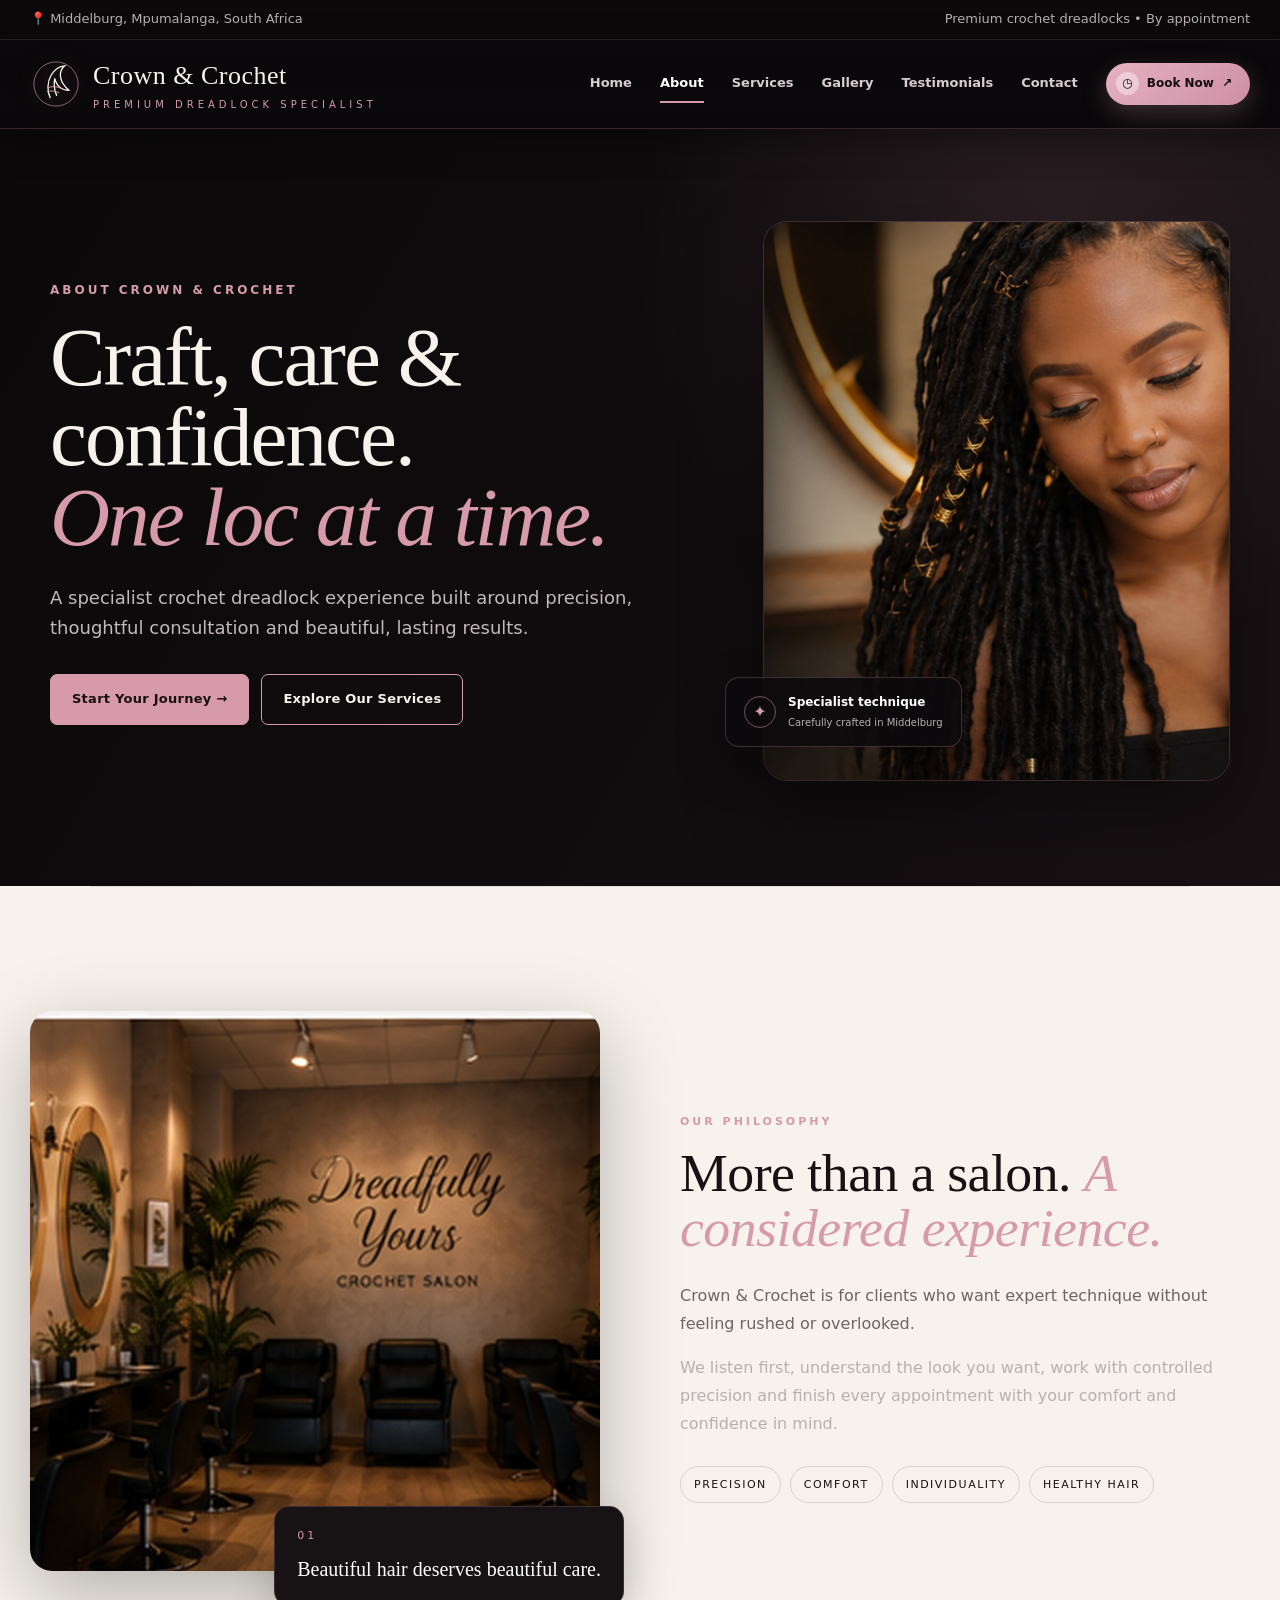
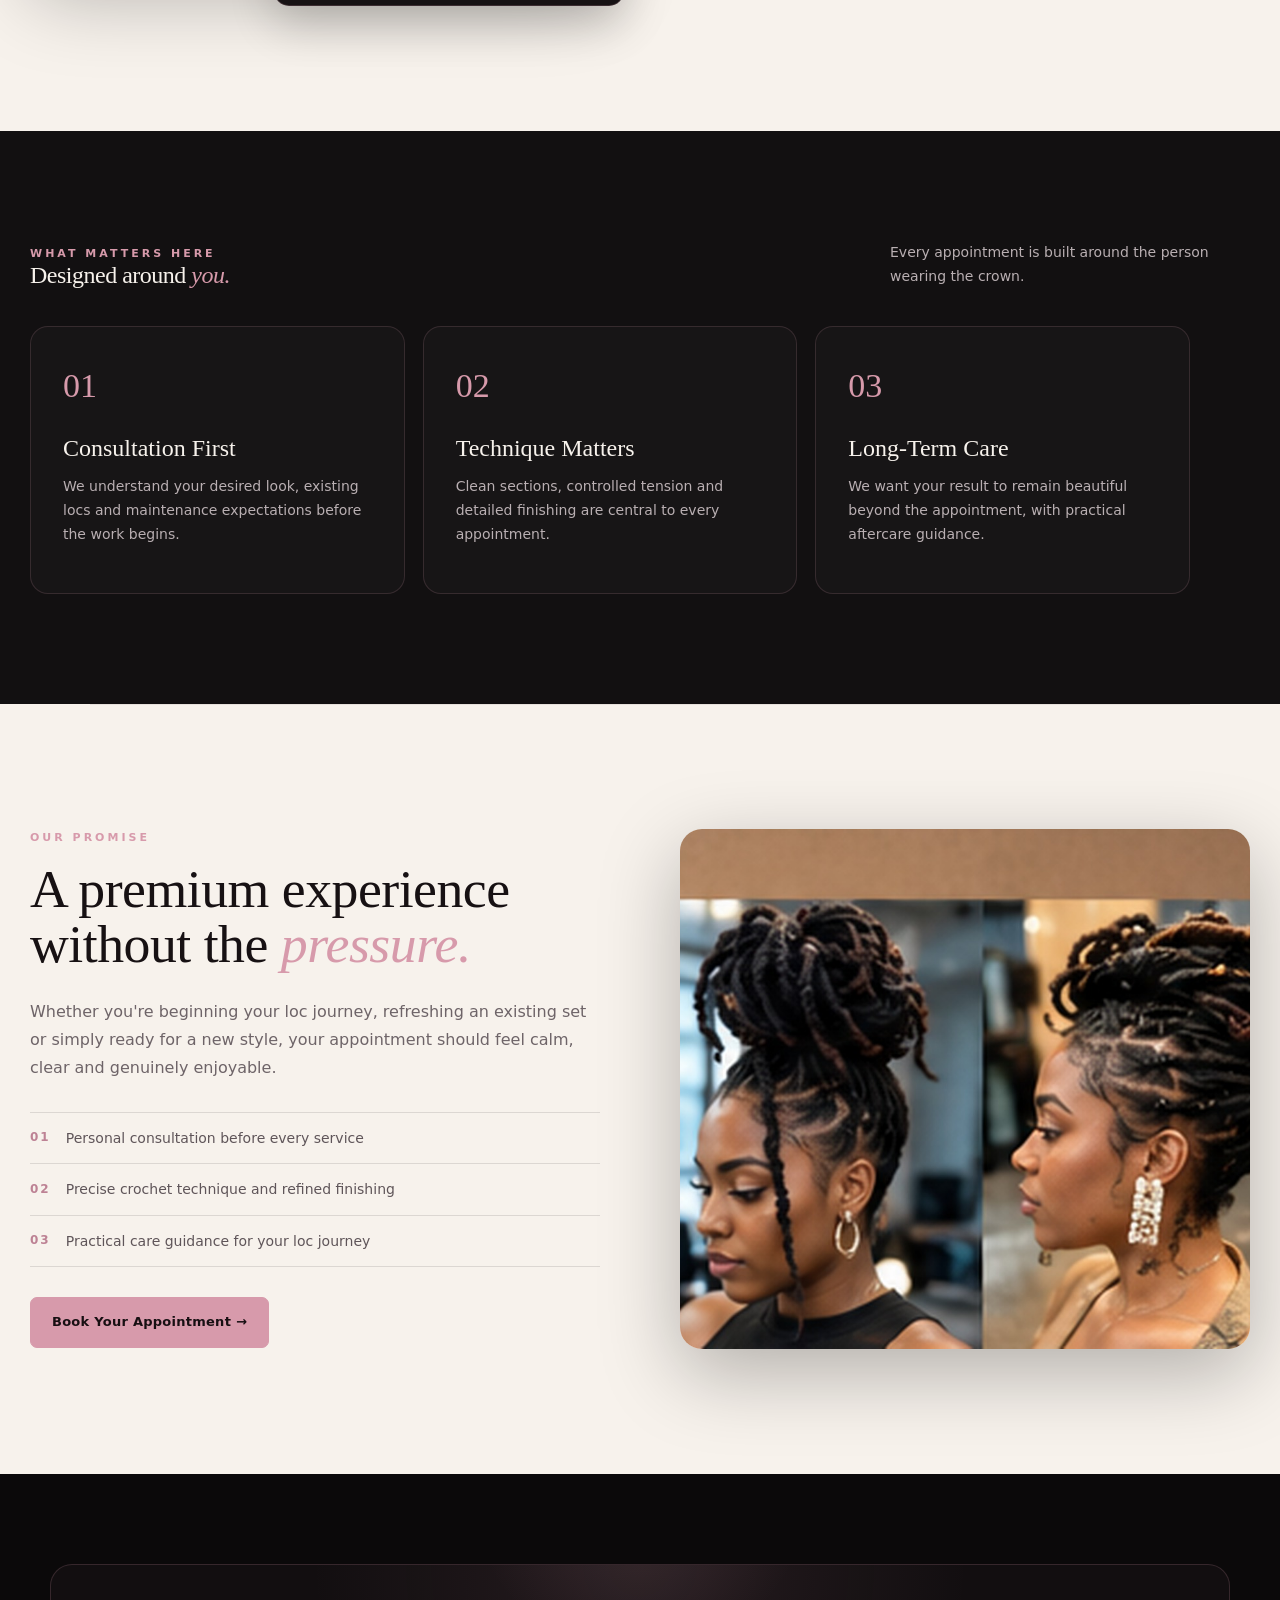
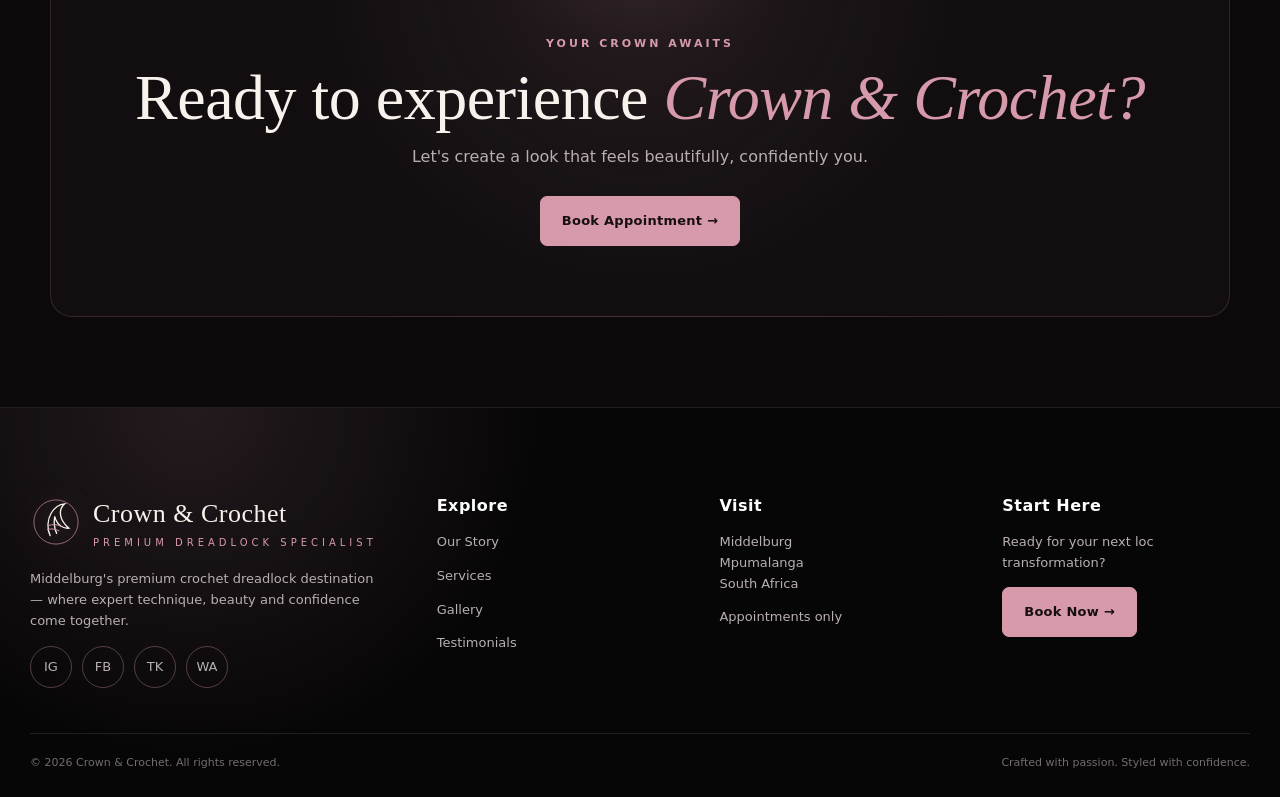
<file: about.html>
<!doctype html>
<html lang="en-ZA">
<head>
<meta charset="utf-8">
<meta name="viewport" content="width=device-width, initial-scale=1">
<title>About Crown &amp; Crochet | Premium Crochet Dreadlocks in Middelburg</title>
<meta name="description" content="Discover the philosophy, craft and client-first approach behind Crown & Crochet, a premium crochet dreadlock specialist in Middelburg, Mpumalanga.">
<meta name="theme-color" content="#0b090a">
<link rel="canonical" href="https://fadl462.github.io/Crown-Crochet/about.html">
<meta property="og:title" content="About Crown & Crochet | Premium Crochet Dreadlocks">
<meta property="og:description" content="Craft, care and confidence — one loc at a time. Discover the Crown & Crochet experience in Middelburg.">
<meta property="og:type" content="website">
<meta property="og:locale" content="en_ZA">
<link rel="stylesheet" href="assets/styles.css">
<script type="application/ld+json">
{
  "@context":"https://schema.org",
  "@type":"HairSalon",
  "name":"Crown & Crochet",
  "description":"Premium crochet dreadlock services in Middelburg, Mpumalanga, South Africa.",
  "address":{"@type":"PostalAddress","addressLocality":"Middelburg","addressRegion":"Mpumalanga","addressCountry":"ZA"},
  "areaServed":"Middelburg, Mpumalanga, South Africa",
  "priceRange":"$$",
  "url":"https://fadl462.github.io/Crown-Crochet/about.html"
}
</script>
</head>

<body>
<div class="topbar">
  <div class="container inner">
    <div>📍 Middelburg, Mpumalanga, South Africa</div>
    <div>Premium crochet dreadlocks • By appointment</div>
  </div>
</div>

<nav class="nav">
  <div class="container inner">
    <a class="brand" href="index.html">
      <img src="assets/logo-mark.svg" alt="">
      <div><b>Crown &amp; Crochet</b><span>Premium Dreadlock Specialist</span></div>
    </a>
    <button class="menu" aria-label="Open menu">☰</button>
    <div class="links">
      <a href="index.html">Home</a>
      <a class="active" href="about.html">About</a>
      <a href="services.html">Services</a>
      <a href="gallery.html">Gallery</a>
      <a href="testimonials.html">Testimonials</a>
      <a href="contact.html">Contact</a>
      <a class="nav-booking" href="book.html"><span class="booking-icon">◷</span><span>Book Now</span><span>↗</span></a>
    </div>
  </div>
</nav>

<main>
<section class="about-intro">
  <div class="container about-intro-grid">
    <div class="about-intro-copy">
      <div class="eyebrow">About Crown &amp; Crochet</div>
      <h1>Craft, care &amp; confidence.<br><span class="accent">One loc at a time.</span></h1>
      <p class="lead">A specialist crochet dreadlock experience built around precision, thoughtful consultation and beautiful, lasting results.</p>
      <div class="about-intro-actions">
        <a class="btn primary" href="book.html">Start Your Journey →</a>
        <a class="btn ghost" href="services.html">Explore Our Services</a>
      </div>
    </div>
    <div class="about-intro-art">
      <div class="about-main-image">
        <img src="assets/portrait-gold-locs.jpg" alt="Woman with beautifully styled crochet dreadlocks">
      </div>
      <div class="about-float">
        <span>✦</span>
        <div><strong>Specialist technique</strong><small>Carefully crafted in Middelburg</small></div>
      </div>
    </div>
  </div>
</section>

<section class="section light about-philosophy-v2">
  <div class="container about-split">
    <div class="about-image-stack">
      <div class="image-card"><img src="assets/editorial-locs.jpg" alt="Editorial crochet loc styling"></div>
      <div class="image-caption"><span>01</span><strong>Beautiful hair deserves beautiful care.</strong></div>
    </div>
    <div class="about-copy">
      <div class="kicker">Our Philosophy</div>
      <h2>More than a salon. <span class="accent">A considered experience.</span></h2>
      <p class="lead">Crown &amp; Crochet is for clients who want expert technique without feeling rushed or overlooked.</p>
      <p>We listen first, understand the look you want, work with controlled precision and finish every appointment with your comfort and confidence in mind.</p>
      <div class="value-row">
        <span>Precision</span><span>Comfort</span><span>Individuality</span><span>Healthy Hair</span>
      </div>
    </div>
  </div>
</section>

<section class="section dark2">
  <div class="container">
    <div class="section-heading-row about-heading">
      <div>
        <div class="kicker">What Matters Here</div>
        <h2>Designed around <span class="accent">you.</span></h2>
      </div>
      <p class="section-heading-note">Every appointment is built around the person wearing the crown.</p>
    </div>
    <div class="principles-grid-v2">
      <article class="principle-v2"><span>01</span><h3>Consultation First</h3><p>We understand your desired look, existing locs and maintenance expectations before the work begins.</p></article>
      <article class="principle-v2"><span>02</span><h3>Technique Matters</h3><p>Clean sections, controlled tension and detailed finishing are central to every appointment.</p></article>
      <article class="principle-v2"><span>03</span><h3>Long-Term Care</h3><p>We want your result to remain beautiful beyond the appointment, with practical aftercare guidance.</p></article>
    </div>
  </div>
</section>

<section class="section light about-promise-v2">
  <div class="container about-split promise-v2">
    <div class="about-copy">
      <div class="kicker">Our Promise</div>
      <h2>A premium experience without the <span class="accent">pressure.</span></h2>
      <p class="lead">Whether you're beginning your loc journey, refreshing an existing set or simply ready for a new style, your appointment should feel calm, clear and genuinely enjoyable.</p>
      <div class="promise-points">
        <div><b>01</b><span>Personal consultation before every service</span></div>
        <div><b>02</b><span>Precise crochet technique and refined finishing</span></div>
        <div><b>03</b><span>Practical care guidance for your loc journey</span></div>
      </div>
      <a class="btn primary" href="book.html">Book Your Appointment →</a>
    </div>
    <div class="image-card promise-image-v2"><img src="assets/gallery-editorial.jpg" alt="Elegant loc styling at Crown & Crochet"></div>
  </div>
</section>

<section class="section about-cta">
  <div class="container">
    <div class="about-cta-card">
      <div class="kicker">Your Crown Awaits</div>
      <h2>Ready to experience <span class="accent">Crown &amp; Crochet?</span></h2>
      <p>Let's create a look that feels beautifully, confidently you.</p>
      <a class="btn primary" href="book.html">Book Appointment →</a>
    </div>
  </div>
</section>
</main>

<footer class="footer">
  <div class="container">
    <div class="footer-grid">
      <div>
        <div class="brand"><img src="assets/logo-mark.svg" alt=""><div><b>Crown &amp; Crochet</b><span>Premium Dreadlock Specialist</span></div></div>
        <p style="margin-top:18px;max-width:350px">Middelburg's premium crochet dreadlock destination — where expert technique, beauty and confidence come together.</p>
        <div class="social"><a href="#" aria-label="Instagram">IG</a><a href="#" aria-label="Facebook">FB</a><a href="#" aria-label="TikTok">TK</a><a href="#" aria-label="WhatsApp">WA</a></div>
      </div>
      <div><h4>Explore</h4><p><a href="about.html">Our Story</a></p><p><a href="services.html">Services</a></p><p><a href="gallery.html">Gallery</a></p><p><a href="testimonials.html">Testimonials</a></p></div>
      <div><h4>Visit</h4><p>Middelburg<br>Mpumalanga<br>South Africa</p><p>Appointments only</p></div>
      <div><h4>Start Here</h4><p>Ready for your next loc transformation?</p><p><a class="btn primary" href="book.html">Book Now →</a></p></div>
    </div>
    <div class="copyright"><span>© <span data-year></span> Crown &amp; Crochet. All rights reserved.</span><span>Crafted with passion. Styled with confidence.</span></div>
  </div>
</footer>

<script src="assets/script.js"></script>
</body>
</html>
</file>
<file: assets/styles.css>
:root{
  --bg:#0b090a; --bg2:#121011; --panel:#171315; --cream:#f7f2ec; --muted:#b9afb2;
  --rose:#d79aab; --rose2:#b96f86; --gold:#d7aa5a; --line:rgba(255,255,255,.10);
  --shadow:0 24px 80px rgba(0,0,0,.28); --radius:24px; --max:1220px;
}
*{box-sizing:border-box} html{scroll-behavior:smooth}
body{margin:0;background:var(--bg);color:var(--cream);font-family:Inter,system-ui,-apple-system,Segoe UI,sans-serif;line-height:1.6}
body.light{--bg:#f6f1ed;--bg2:#fffaf7;--panel:#fff;--cream:#1b1518;--muted:#6f6368;--line:rgba(27,21,24,.12)}
a{color:inherit;text-decoration:none}.container{width:min(calc(100% - 40px),var(--max));margin:auto}
.topbar{border-bottom:1px solid var(--line);font-size:13px;color:var(--muted)}
.topbar .inner{display:flex;justify-content:space-between;gap:20px;padding:9px 0}
.nav{position:sticky;top:0;z-index:50;background:rgba(11,9,10,.82);backdrop-filter:blur(18px);border-bottom:1px solid var(--line)}
.nav .inner{height:76px;display:flex;align-items:center;justify-content:space-between;gap:25px}
.brand{display:flex;align-items:center;gap:11px;min-width:220px}.brand img{width:42px;height:42px}.brand b{font-family:Georgia,serif;font-size:22px;font-weight:500}.brand span{display:block;color:var(--rose);font-size:9px;letter-spacing:3px;text-transform:uppercase}
.links{display:flex;align-items:center;gap:28px;font-size:13px;color:#d6cdd0}.links a{padding:27px 0;position:relative}.links a.active,.links a:hover{color:#fff}.links a.active:after{content:"";position:absolute;left:0;right:0;bottom:18px;height:2px;background:var(--rose)}
.btn{display:inline-flex;align-items:center;justify-content:center;gap:10px;padding:14px 21px;border:1px solid var(--rose);border-radius:7px;font-size:13px;font-weight:750;letter-spacing:.02em;transition:.25s}.btn.primary{background:var(--rose);color:#170f12}.btn.primary:hover{transform:translateY(-2px);box-shadow:0 12px 30px rgba(215,154,171,.25)}.btn.ghost:hover{background:rgba(215,154,171,.08)}
.menu{display:none;background:none;border:0;color:var(--cream);font-size:24px}
.hero{min-height:690px;display:grid;grid-template-columns:1.02fr .98fr;position:relative;overflow:hidden;background:radial-gradient(circle at 75% 20%,rgba(215,154,171,.12),transparent 30%),linear-gradient(90deg,#090809 15%,rgba(9,8,9,.72) 48%,rgba(9,8,9,.2)),url('../assets/hero-locs.jpg') center right/cover no-repeat}
.hero:after{content:"";position:absolute;inset:0;background:linear-gradient(90deg,#090809 0%,rgba(9,8,9,.88) 38%,rgba(9,8,9,.15) 70%,rgba(9,8,9,.35));pointer-events:none}
.hero .content{position:relative;z-index:2;padding:120px 0 80px}.eyebrow{font-size:12px;letter-spacing:3px;text-transform:uppercase;color:var(--rose);font-weight:800}
h1,h2,h3{font-family:Georgia,"Times New Roman",serif;font-weight:400;line-height:1.06;margin:0 0 20px}h1{font-size:clamp(58px,7vw,96px);max-width:740px}.accent{color:var(--rose);font-style:italic}.hero p{max-width:610px;color:#cfc4c7;font-size:18px}.actions{display:flex;gap:13px;flex-wrap:wrap;margin-top:32px}
.trust{position:relative;z-index:3;margin-top:-82px}.trust-grid{display:grid;grid-template-columns:repeat(4,1fr);background:rgba(22,18,20,.94);border:1px solid var(--line);box-shadow:var(--shadow);border-radius:16px;overflow:hidden}.trust-card{padding:28px 24px;border-right:1px solid var(--line);display:flex;gap:15px}.trust-card:last-child{border-right:0}.icon{width:42px;height:42px;border:1px solid var(--rose);border-radius:50%;display:grid;place-items:center;color:var(--rose);flex:0 0 auto}.trust-card strong{display:block;font-size:13px;letter-spacing:.5px}.trust-card span{font-size:12px;color:var(--muted)}
.section{padding:110px 0}.section.light{background:var(--cream);color:#171113}.section.dark2{background:var(--bg2)}.split{display:grid;grid-template-columns:1fr 1fr;gap:70px;align-items:center}.kicker{font-size:11px;letter-spacing:3px;text-transform:uppercase;color:var(--rose);font-weight:800}.lead{font-size:18px;color:var(--muted);max-width:640px}.section.light .lead{color:#6e6468}
.image-card{border-radius:22px;overflow:hidden;box-shadow:var(--shadow);position:relative}.image-card img{width:100%;display:block;height:100%;object-fit:cover}.image-card.tall{height:580px}.image-card.medium{height:460px}.caption{position:absolute;left:18px;bottom:18px;padding:10px 14px;background:rgba(10,8,9,.78);border:1px solid rgba(255,255,255,.13);border-radius:8px;font-size:12px}
.cards{display:grid;grid-template-columns:repeat(3,1fr);gap:18px}.card{background:var(--panel);border:1px solid var(--line);padding:28px;border-radius:18px;transition:.25s}.card:hover{transform:translateY(-6px);border-color:rgba(215,154,171,.45);box-shadow:var(--shadow)}.card .num{font-family:Georgia,serif;color:var(--rose);font-size:36px}.card h3{font-size:25px;margin-top:12px}.card p{color:var(--muted);font-size:14px}
.price{font-size:28px;font-family:Georgia,serif;color:var(--rose)}.price small{font-family:Inter,sans-serif;font-size:12px;color:var(--muted)}
.gallery-grid{display:grid;grid-template-columns:1.2fr .8fr .8fr;grid-auto-rows:250px;gap:14px}.gallery-grid figure{margin:0;border-radius:18px;overflow:hidden;position:relative;cursor:pointer}.gallery-grid figure:first-child{grid-row:span 2}.gallery-grid img{width:100%;height:100%;object-fit:cover;transition:.5s}.gallery-grid figure:hover img{transform:scale(1.05)}.gallery-grid figcaption{position:absolute;left:0;right:0;bottom:0;padding:18px;background:linear-gradient(transparent,rgba(0,0,0,.85));font-size:13px}
.testimonial{padding:30px;background:var(--panel);border:1px solid var(--line);border-radius:18px}.stars{color:var(--gold);letter-spacing:2px}.quote{font-family:Georgia,serif;font-size:24px;line-height:1.35;margin:18px 0}.person{color:var(--muted);font-size:13px}
.form{display:grid;gap:15px}.grid2{display:grid;grid-template-columns:1fr 1fr;gap:15px}label{font-size:12px;color:var(--muted)}input,select,textarea{width:100%;margin-top:7px;background:rgba(255,255,255,.04);border:1px solid var(--line);color:var(--cream);border-radius:9px;padding:14px;font:inherit;outline:none}input:focus,select:focus,textarea:focus{border-color:var(--rose);box-shadow:0 0 0 3px rgba(215,154,171,.1)}textarea{min-height:150px;resize:vertical}.notice{padding:15px;border:1px solid rgba(215,154,171,.4);background:rgba(215,154,171,.07);border-radius:10px;color:#eadde0;font-size:13px}
.footer{padding:60px 0 25px;background:#070607;border-top:1px solid var(--line)}.footer-grid{display:grid;grid-template-columns:1.5fr 1fr 1fr 1fr;gap:35px}.footer h4{margin:0 0 12px}.footer p,.footer a{font-size:13px;color:var(--muted)}.footer a:hover{color:#fff}.social{display:flex;gap:10px;margin-top:15px}.social a{width:34px;height:34px;border:1px solid var(--line);border-radius:50%;display:grid;place-items:center}.copyright{margin-top:45px;padding-top:20px;border-top:1px solid var(--line);font-size:12px;color:#756c70;display:flex;justify-content:space-between}
.page-hero{padding:110px 0 85px;background:radial-gradient(circle at 80% 10%,rgba(215,154,171,.15),transparent 35%),var(--bg2);border-bottom:1px solid var(--line)}.page-hero h1{font-size:clamp(48px,6vw,78px);max-width:900px}
.pill{display:inline-flex;padding:6px 10px;border:1px solid var(--line);border-radius:999px;color:var(--muted);font-size:11px;margin:3px}
.before-after{display:grid;grid-template-columns:1fr 1fr;gap:0;border-radius:18px;overflow:hidden}.before-after>div{position:relative;height:420px}.before-after img{width:100%;height:100%;object-fit:cover}.before-after span{position:absolute;left:16px;bottom:16px;padding:8px 11px;background:rgba(0,0,0,.72);border-radius:7px;font-size:11px;letter-spacing:1px;text-transform:uppercase}
.modal{position:fixed;inset:0;background:rgba(0,0,0,.88);display:none;align-items:center;justify-content:center;padding:30px;z-index:100}.modal.open{display:flex}.modal img{max-width:95vw;max-height:88vh;border-radius:14px}.modal button{position:absolute;top:25px;right:25px;border:1px solid var(--line);background:#111;color:#fff;border-radius:50%;width:42px;height:42px}
.toast{position:fixed;right:20px;bottom:20px;background:#fff;color:#171113;padding:16px 18px;border-radius:10px;box-shadow:var(--shadow);display:none;z-index:120;font-size:13px}.toast.show{display:block}
@media(max-width:980px){.links{display:none}.menu{display:block}.nav .inner{height:68px}.mobile-open .links{display:flex;position:absolute;left:20px;right:20px;top:68px;background:#110e10;border:1px solid var(--line);padding:15px;border-radius:14px;flex-direction:column;gap:0}.mobile-open .links a{padding:12px}.mobile-open .links a.active:after{display:none}.hero{grid-template-columns:1fr;min-height:700px}.hero:after{background:linear-gradient(90deg,#090809 0%,rgba(9,8,9,.83) 55%,rgba(9,8,9,.45) 100%)}.hero .content{padding:95px 0}.trust-grid{grid-template-columns:1fr 1fr}.trust-card:nth-child(2){border-right:0}.trust-card:nth-child(-n+2){border-bottom:1px solid var(--line)}.split{grid-template-columns:1fr;gap:40px}.cards{grid-template-columns:1fr 1fr}.footer-grid{grid-template-columns:1fr 1fr}}
@media(max-width:620px){.container{width:min(calc(100% - 28px),var(--max))}.topbar .inner{font-size:11px}.topbar .inner div:last-child{display:none}.brand b{font-size:18px}.hero{min-height:720px}.hero .content{padding:80px 0 120px}h1{font-size:54px}.hero p{font-size:16px}.trust{margin-top:-55px}.trust-grid{grid-template-columns:1fr}.trust-card{border-right:0!important;border-bottom:1px solid var(--line)!important}.trust-card:last-child{border-bottom:0!important}.section{padding:75px 0}.cards,.grid2{grid-template-columns:1fr}.gallery-grid{grid-template-columns:1fr 1fr;grid-auto-rows:190px}.gallery-grid figure:first-child{grid-row:span 1;grid-column:span 2}.image-card.tall{height:430px}.before-after{grid-template-columns:1fr}.before-after>div{height:300px}.footer-grid{grid-template-columns:1fr}.copyright{flex-direction:column;gap:8px}}

.whatsapp-float{position:fixed;right:22px;bottom:22px;z-index:80;background:#25d366;color:#fff;padding:14px 18px;border-radius:999px;font-size:13px;font-weight:800;box-shadow:0 15px 35px rgba(0,0,0,.3)}
.whatsapp-float:hover{transform:translateY(-3px)}

/* Premium Crown & Crochet header/footer refinement */
.nav{
background:linear-gradient(180deg,rgba(10,8,10,.98),rgba(10,8,10,.82));
border-bottom:1px solid rgba(215,154,171,.22);
box-shadow:0 12px 35px rgba(0,0,0,.35);
}
.nav .inner{height:88px}
.brand img{width:52px;height:52px;filter:drop-shadow(0 0 12px rgba(215,154,171,.3))}
.brand b{font-size:26px;letter-spacing:.5px}
.brand span{letter-spacing:4px;font-size:10px}
.links a{font-weight:600}
.links .btn.primary{border-radius:14px;box-shadow:0 12px 30px rgba(215,154,171,.25)}
.footer{
background:radial-gradient(circle at 15% 0%,rgba(215,154,171,.14),transparent 30%),#070607;
padding-top:85px
}
.footer h4{color:#fff;letter-spacing:.5px}
.footer a:hover{color:#d79aab}
.footer .social a{
width:42px;height:42px;
border-color:rgba(215,154,171,.35)
}
.footer .social a:hover{
background:#d79aab;color:#111;transform:translateY(-4px)
}

/* Homepage V2 refinement */
.hero .card strong{display:block;margin-top:8px}


/* Homepage final alignment and header CTA correction */
.nav .btn.primary {
    all: unset;
}
.links .nav-booking{
    display:inline-flex;
    align-items:center;
    gap:8px;
    height:42px;
    padding:0 18px 0 10px;
    border-radius:999px;
    background:linear-gradient(135deg,#e5b1c1,#ce8fa5);
    color:#140e11;
    font-size:12px;
    font-weight:800;
    white-space:nowrap;
    box-shadow:0 8px 25px rgba(215,154,171,.25);
}
.booking-icon{
    display:grid;
    place-items:center;
    width:23px;height:23px;
    border-radius:50%;
    background:rgba(255,255,255,.4);
}
.hero .content{
    max-width:650px;
    padding-top:90px;
    padding-bottom:80px;
}
.hero h1{
    line-height:.95;
    margin-bottom:22px;
}
.hero p{
    max-width:520px;
}
.trust-grid{
    transform:translateY(-20px);
}
.section{
    overflow:hidden;
}
.split{
    align-items:center;
    gap:70px;
}
.image-card img{
    object-fit:cover;
}
@media(max-width:900px){
.hero .content{
 padding-top:55px;
}
.links .nav-booking{
 width:auto;
}
}


/* Crown & Crochet Homepage V3 luxury polish */
.hero{
    min-height:760px;
}
.hero .content{
    max-width:560px;
    padding-top:80px;
    padding-left:80px;
}
.hero h1{
    font-size:clamp(58px,6vw,92px);
    letter-spacing:-2px;
}
.hero p{
    max-width:440px;
    line-height:1.8;
}
.trust{
    position:relative;
    z-index:3;
}
.quick-booking{
    border-radius:22px;
}
.section h2{
    letter-spacing:-.5px;
}
.cards .card{
    transition:.3s ease;
}
.cards .card:hover{
    transform:translateY(-6px);
    border-color:rgba(215,154,171,.5);
}
@media(max-width:900px){
.hero .content{
 padding-left:25px;
 padding-top:50px;
}
.hero{
 min-height:650px;
}
}

/* Crown & Crochet Homepage V4 polish */
.hero .content{max-width:650px}
.hero .content>p{line-height:1.65}
.dark2 .cards{grid-template-columns:repeat(4,minmax(0,1fr));align-items:stretch}
.dark2 .card{min-height:180px}
.faq-cards{grid-template-columns:repeat(3,minmax(0,1fr));align-items:stretch}
.faq-item{cursor:pointer}
.faq-item summary{list-style:none;cursor:pointer;font-size:18px;font-weight:600;color:#fff;display:flex;justify-content:space-between;gap:18px}
.faq-item summary::-webkit-details-marker{display:none}
.faq-item summary:after{content:"+";color:#d79aab;font-size:22px;font-weight:400}
.faq-item[open] summary:after{content:"−"}
.faq-item p{margin-top:16px;color:#b9b1b4;line-height:1.65}
@media(max-width:900px){
.dark2 .cards,.faq-cards{grid-template-columns:repeat(2,minmax(0,1fr))}
}
@media(max-width:620px){
.dark2 .cards,.faq-cards{grid-template-columns:1fr}
}

/* Homepage V5: final visual balance */
.services-grid{
    display:grid !important;
    grid-template-columns:repeat(4,minmax(0,1fr)) !important;
    gap:18px;
    align-items:stretch;
}
.service-card{
    min-height:245px;
    display:flex;
    flex-direction:column;
    justify-content:flex-start;
}
.service-card h3{font-size:22px}
.service-card p{flex:1}
.service-card>a{
    color:var(--rose);
    font-size:12px;
    font-weight:700;
    text-decoration:none;
    margin-top:20px;
}
.service-card:hover{transform:translateY(-7px)}
.faq-grid{
    display:grid;
    grid-template-columns:repeat(3,minmax(0,1fr));
    gap:18px;
}
.faq-card{
    background:var(--panel);
    border:1px solid var(--line);
    border-radius:16px;
    padding:24px;
    min-height:150px;
    transition:.25s ease;
}
.faq-card:hover{
    border-color:rgba(215,154,171,.45);
    transform:translateY(-4px);
}
.faq-question{
    display:flex;
    justify-content:space-between;
    align-items:flex-start;
    gap:15px;
    color:#fff;
    font-family:Georgia,"Times New Roman",serif;
    font-size:20px;
    line-height:1.2;
}
.faq-question span{
    color:var(--rose);
    font-family:Inter,sans-serif;
    font-size:22px;
}
.faq-card p{
    color:var(--muted);
    font-size:13px;
    line-height:1.65;
    margin:18px 0 0;
}
.mini-proof{
    display:flex;
    align-items:center;
    gap:12px;
    margin:26px 0;
    padding:13px 15px;
    width:max-content;
    max-width:100%;
    border:1px solid var(--line);
    border-radius:12px;
    background:rgba(255,255,255,.025);
}
.mini-proof>span{
    width:30px;height:30px;border:1px solid rgba(215,154,171,.5);
    border-radius:50%;display:grid;place-items:center;color:var(--rose);
}
.mini-proof strong,.mini-proof small{display:block}
.mini-proof strong{font-size:12px}
.mini-proof small{font-size:10px;color:var(--muted);margin-top:3px}
@media(max-width:1000px){
    .services-grid{grid-template-columns:repeat(2,minmax(0,1fr)) !important}
    .faq-grid{grid-template-columns:1fr}
}
@media(max-width:620px){
    .services-grid{grid-template-columns:1fr !important}
    .service-card{min-height:0}
}

/* Crown & Crochet Homepage V6: visual finishing pass */
.section-heading-row{
    display:flex;
    align-items:flex-end;
    justify-content:space-between;
    gap:30px;
    margin-bottom:32px;
}
.section-heading-row h2{margin-bottom:0}
.transformation-section .section-heading-row .btn{
    flex:0 0 auto;
}
.transformation-feature{
    display:grid;
    grid-template-columns:minmax(0,1.15fr) minmax(320px,.85fr);
    gap:55px;
    align-items:center;
}
.transformation-image{
    min-height:420px;
    overflow:hidden;
}
.transformation-image img{
    width:100%;
    height:100%;
    object-fit:cover;
    display:block;
}
.transformation-copy{
    max-width:500px;
}
.proof-number{
    color:var(--rose);
    font-size:12px;
    letter-spacing:3px;
    margin-bottom:14px;
}
.transformation-copy h3{
    font-family:Georgia,"Times New Roman",serif;
    font-size:34px;
    font-weight:400;
    margin:0 0 18px;
}
.transformation-copy>p{
    color:var(--muted);
    line-height:1.75;
    font-size:15px;
}
.client-love{
    background:linear-gradient(180deg,#0b090a,#100c0e);
}
.testimonial-feature{
    position:relative;
    padding:48px 55px;
    border:1px solid rgba(215,154,171,.22);
    border-radius:20px;
    background:
      radial-gradient(circle at 90% 0%,rgba(215,154,171,.10),transparent 35%),
      rgba(255,255,255,.025);
    box-shadow:0 25px 60px rgba(0,0,0,.22);
}
.testimonial-feature .stars{
    color:#dcb15e;
    letter-spacing:4px;
    font-size:14px;
}
.testimonial-feature blockquote{
    margin:18px 0 28px;
    max-width:820px;
    font-family:Georgia,"Times New Roman",serif;
    font-size:30px;
    line-height:1.35;
    color:#f6f0f1;
}
.testimonial-meta{
    display:flex;
    align-items:center;
    gap:12px;
}
.testimonial-meta .avatar{
    width:38px;height:38px;border-radius:50%;
    display:grid;place-items:center;
    border:1px solid rgba(215,154,171,.45);
    color:var(--rose);
}
.testimonial-meta strong,.testimonial-meta small{display:block}
.testimonial-meta small{
    color:var(--muted);
    margin-top:3px;
}
@media(max-width:800px){
    .section-heading-row{align-items:flex-start;flex-direction:column}
    .transformation-feature{grid-template-columns:1fr;gap:30px}
    .transformation-image{min-height:300px}
    .testimonial-feature{padding:34px 25px}
    .testimonial-feature blockquote{font-size:24px}
}

/* V7 live-render correction */
.transformation-section .transformation-feature{margin-top:10px}
.transformation-section .transformation-copy{padding-right:20px}
.footer .copyright{font-size:11px}

/* V8: force synced transformation composition */
.transformation-section .section-heading-row{display:flex;align-items:flex-end;justify-content:space-between;gap:30px;margin-bottom:32px}
.transformation-feature{display:grid;grid-template-columns:minmax(0,1.15fr) minmax(320px,.85fr);gap:55px;align-items:center}
.transformation-image{min-height:420px;overflow:hidden}
.transformation-image img{width:100%;height:100%;object-fit:cover;display:block}
.transformation-copy{max-width:500px}
.transformation-copy h3{font-family:Georgia,"Times New Roman",serif;font-size:34px;font-weight:400;margin:0 0 18px}
.transformation-copy>p{color:var(--muted);line-height:1.75;font-size:15px}
.proof-number{color:var(--rose);font-size:12px;letter-spacing:3px;margin-bottom:14px}
@media(max-width:800px){
.transformation-section .section-heading-row{align-items:flex-start;flex-direction:column}
.transformation-feature{grid-template-columns:1fr;gap:30px}
.transformation-image{min-height:300px}
}

/* Crown & Crochet About V2 — clean premium editorial layout */
.about-intro{
  padding:92px 0 105px;
  background:
    radial-gradient(circle at 82% 18%,rgba(215,154,171,.14),transparent 34%),
    linear-gradient(120deg,#0b090a 0%,#100c0e 55%,#181114 100%);
  overflow:hidden;
}
.about-intro-grid{
  display:grid;
  grid-template-columns:minmax(0,1fr) minmax(360px,.78fr);
  gap:80px;
  align-items:center;
}
.about-intro-copy{max-width:720px}
.about-intro h1{
  font-family:Georgia,"Times New Roman",serif;
  font-size:clamp(52px,6.5vw,92px);
  line-height:.96;
  font-weight:400;
  margin:18px 0 25px;
  letter-spacing:-2px;
}
.about-intro .lead{max-width:590px;color:#c2b9bc;line-height:1.7}
.about-intro-actions{display:flex;gap:12px;flex-wrap:wrap;margin-top:30px}
.about-intro-art{position:relative}
.about-main-image{
  height:570px;
  border-radius:24px;
  overflow:hidden;
  border:1px solid rgba(215,154,171,.2);
  box-shadow:0 30px 80px rgba(0,0,0,.38);
}
.about-main-image img{width:100%;height:100%;object-fit:cover;display:block}
.about-float{
  position:absolute;
  left:-38px;
  bottom:34px;
  display:flex;
  align-items:center;
  gap:12px;
  padding:15px 18px;
  background:rgba(13,10,12,.92);
  border:1px solid rgba(215,154,171,.25);
  border-radius:14px;
  box-shadow:0 20px 45px rgba(0,0,0,.35);
}
.about-float>span{
  width:32px;height:32px;border:1px solid rgba(215,154,171,.5);
  border-radius:50%;display:grid;place-items:center;color:var(--rose)
}
.about-float strong,.about-float small{display:block}
.about-float strong{font-size:12px;color:#fff}
.about-float small{font-size:10px;color:var(--muted);margin-top:3px}
.about-philosophy-v2{padding-top:125px;padding-bottom:125px}
.about-split{
  display:grid;
  grid-template-columns:minmax(0,1fr) minmax(0,1fr);
  gap:80px;
  align-items:center;
}
.about-image-stack{position:relative;padding-bottom:35px}
.about-image-stack .image-card{
  height:560px;
  overflow:hidden;
  border-radius:22px;
}
.about-image-stack img{width:100%;height:100%;object-fit:cover;display:block}
.image-caption{
  position:absolute;
  right:-24px;
  bottom:0;
  max-width:360px;
  padding:20px 22px;
  background:#171214;
  color:#fff;
  border:1px solid rgba(215,154,171,.2);
  border-radius:15px;
  box-shadow:0 18px 45px rgba(0,0,0,.2);
}
.image-caption span{color:var(--rose);font-size:11px;letter-spacing:3px;display:block;margin-bottom:8px}
.image-caption strong{font-family:Georgia,serif;font-size:20px;font-weight:400}
.about-copy h2{font-size:clamp(38px,4.2vw,60px);line-height:1.03;margin:15px 0 25px}
.about-copy>p{max-width:600px;color:var(--muted);font-size:16px;line-height:1.75}
.value-row{
  display:flex;gap:9px;flex-wrap:wrap;margin-top:28px
}
.value-row span{
  padding:9px 13px;border:1px solid rgba(27,21,24,.14);border-radius:999px;
  font-size:11px;letter-spacing:1.5px;text-transform:uppercase
}
.section-heading-row.about-heading{align-items:flex-end}
.section-heading-note{max-width:360px;color:var(--muted);font-size:14px;line-height:1.7;margin:0}
.principles-grid-v2{
  display:grid;grid-template-columns:repeat(3,1fr);gap:18px;margin-top:38px
}
.principle-v2{
  padding:32px;border:1px solid rgba(215,154,171,.16);border-radius:18px;
  background:rgba(255,255,255,.025);min-height:245px;
  transition:.25s ease
}
.principle-v2:hover{transform:translateY(-6px);border-color:rgba(215,154,171,.42);box-shadow:var(--shadow)}
.principle-v2>span{font-family:Georgia,serif;color:var(--rose);font-size:34px}
.principle-v2 h3{font-size:24px;margin:22px 0 12px}
.principle-v2 p{color:var(--muted);font-size:14px;line-height:1.7}
.about-promise-v2{padding-top:125px;padding-bottom:125px}
.promise-v2{align-items:center}
.promise-points{margin:30px 0}
.promise-points div{
  display:flex;align-items:center;gap:15px;padding:14px 0;border-top:1px solid rgba(27,21,24,.12)
}
.promise-points div:last-child{border-bottom:1px solid rgba(27,21,24,.12)}
.promise-points b{color:#bd8294;font-size:12px;letter-spacing:2px}
.promise-points span{font-size:14px;color:#5f5559}
.promise-image-v2{height:520px;border-radius:22px;overflow:hidden}
.promise-image-v2 img{width:100%;height:100%;object-fit:cover;display:block}
.about-cta{padding:90px 0;background:#0b090a}
.about-cta-card{
  text-align:center;padding:70px 30px;border:1px solid rgba(215,154,171,.18);
  border-radius:22px;background:radial-gradient(circle at 50% 0,rgba(215,154,171,.10),transparent 48%),#120e10;
}
.about-cta-card h2{font-family:Georgia,serif;font-size:clamp(38px,5vw,64px);font-weight:400;margin:12px auto 12px}
.about-cta-card p{color:var(--muted);margin:0 0 26px}
@media(max-width:980px){
  .about-intro-grid,.about-split{grid-template-columns:1fr;gap:45px}
  .about-intro{padding-top:75px}
  .about-main-image{height:500px}
  .about-float{left:20px}
  .principles-grid-v2{grid-template-columns:1fr 1fr}
  .section-heading-row.about-heading{align-items:flex-start}
}
@media(max-width:620px){
  .about-intro{padding:60px 0 75px}
  .about-intro h1{font-size:50px;letter-spacing:-1px}
  .about-main-image{height:410px}
  .about-float{left:12px;right:12px;bottom:18px}
  .about-philosophy-v2,.about-promise-v2{padding-top:75px;padding-bottom:75px}
  .about-image-stack .image-card{height:430px}
  .image-caption{right:10px;left:10px;max-width:none}
  .principles-grid-v2{grid-template-columns:1fr}
  .principle-v2{min-height:0}
  .promise-image-v2{height:390px}
  .about-cta{padding:65px 0}
}

/* About V3 production polish */
.about-intro-copy{position:relative;z-index:2}
.about-main-image{position:relative}
.about-main-image:after{content:"";position:absolute;inset:0;background:linear-gradient(180deg,transparent 55%,rgba(8,6,7,.22));pointer-events:none}
.about-float{z-index:3}
.about-cta-card{position:relative;overflow:hidden}
.about-cta-card:before{content:"";position:absolute;width:360px;height:360px;left:50%;top:-260px;transform:translateX(-50%);background:radial-gradient(circle,rgba(215,154,171,.12),transparent 68%);pointer-events:none}

/* Crown & Crochet About V4 — restrained final polish */
.about-intro{
  min-height:620px;
  display:flex;
  align-items:center;
}
.about-intro-grid{max-width:1180px}
.about-intro-copy{padding-top:4px}
.about-intro h1{max-width:720px}
.about-intro-art{max-width:540px;justify-self:end}
.about-main-image{height:560px}
.about-philosophy-v2,
.about-promise-v2{position:relative}
.about-philosophy-v2:before,
.about-promise-v2:before{
  content:"";
  position:absolute;
  left:50%;
  top:0;
  width:min(1100px,90%);
  height:1px;
  transform:translateX(-50%);
  background:rgba(27,21,24,.08);
}
.about-philosophy-v2 .container,
.about-promise-v2 .container{position:relative;z-index:1}
.about-copy h2{max-width:590px}
.principles-grid-v2{max-width:1160px}
.about-cta-card{max-width:1180px;margin:0 auto}
@media(max-width:980px){
  .about-intro{min-height:0;display:block}
  .about-intro-art{max-width:none;justify-self:auto}
}
@media(max-width:620px){
  .about-intro h1{font-size:48px}
  .about-intro .lead{font-size:14px}
  .about-main-image{height:400px}
  .about-float{font-size:11px}
  .about-cta-card h2{font-size:39px}
}
</file>
